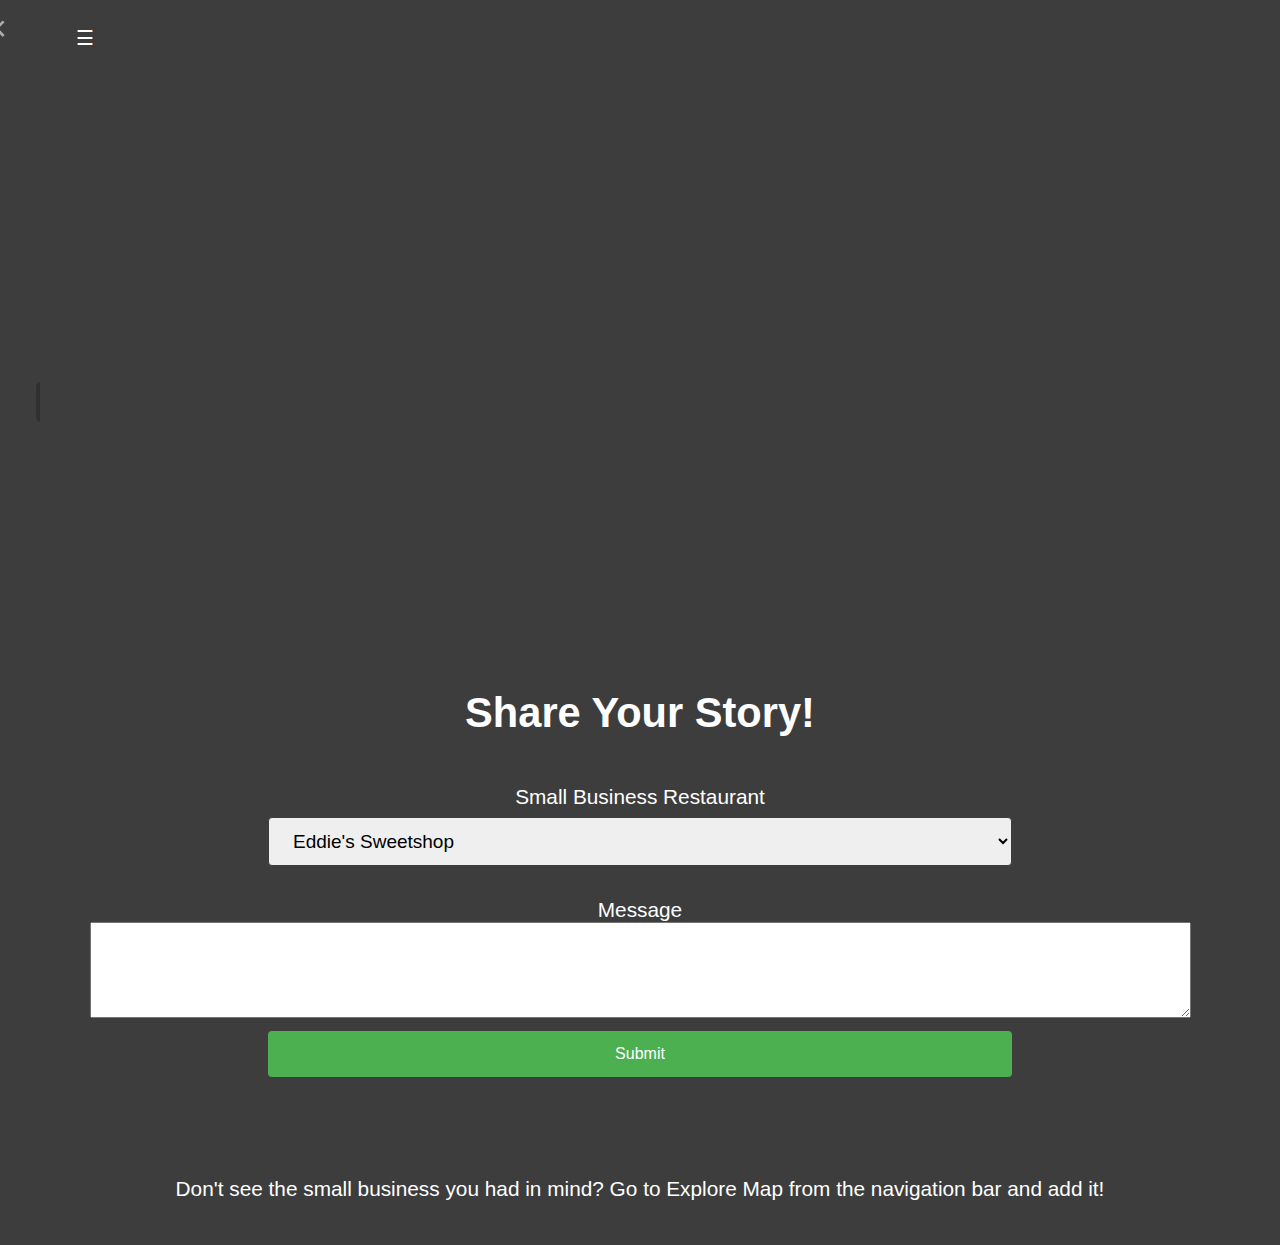
<file: index.html>
<!doctype html>

<html lang="en">
<head>
  <meta charset="utf-8">
  <meta name="google-signin-scope" content="profile email">
  <meta name="google-signin-client_id" content="138370122056-fpevjpa2bgg0vkptfedcr1ojpdnhmsh3.apps.googleusercontent.com">
  <script src="https://apis.google.com/js/platform.js" async defer></script>
  <script src="script.js"></script>

  <title>Stressed Strawberries</title>
  <meta name="description" content="We Are Stressed Strawberries">
  <meta name="author" content="Lord, Savior, and Harem leader Maxwell">

  <link rel="stylesheet" href="style.css">

</head>

<body id="body"> 
  <!--https://developers.google.com/identity/sign-in/web/sign-in-->
  <!--https://medium.com/@thomashellstrom/use-google-as-login-in-your-web-app-with-oauth2-352f6c7f10e6-->

    <div class="g-signin2" id="signin" data-onsuccess="onSignIn" data-theme="dark" style="display: none"></div>
  <div id="mySidebar" class="sidebar">
		<a href="javascript:void(0)" class="closebtn" onclick="closeNav()">&times;</a>
    <a href="index.html">Home</a>
    <a href="explore2.html">Explore Map</a>
    
		<a href="stories.html">Stories Database</a>
		<a href="#">About</a>
    <a href="login.html" onclick="signOut();" id="signout">Sign out</a>
    <div id="profileinfo"> </div>


	</div>

	<div id="main">
		<button class="openbtn" onclick="openNav()">&#9776; </button> 
    
    <iframe src="https://snazzymaps.com/embed/292648" width="100%" height="600px" style="border:none;"></iframe>

  <center><h1> Share Your Story! </h1></center>

  <div class="a">
    <center>
    <form action="/updatestories.py">

    <label for="restaurant">Small Business Restaurant</label> <br>
    <select id="restaurant" name="restaurant">
      <option value="0">Eddie's Sweetshop</option>
      <option value="1">Lillian's Pizzeria</option>
      <option value="2">Tea Time</option>
    </select>

    <!-- <label for="fname">Message</label> <br>
    <input type="text" id="textbox" name="firstname" placeholder="Your message.." > -->

    <br><br><label for="message">Message</label> <br>
    <textarea id="message" name="message" rows="6" cols="135"></textarea>
    <input type='text' id='name' name='name' style = 'display: none;' value=''>
    <input type='text' id='email' name='email' style = 'display: none;' value=''>
    <input type='text' id='pfp' name='pfp' style = 'display: none;' value=''>

    <input type="submit" value="Submit">
    </center>

  </form>
  </div>

  <br><br><br>

  <center> Don't see the small business you had in mind? Go to Explore Map from the navigation bar and add it! </center>
   <br>
  </div> 

</body>
</html>
</file>
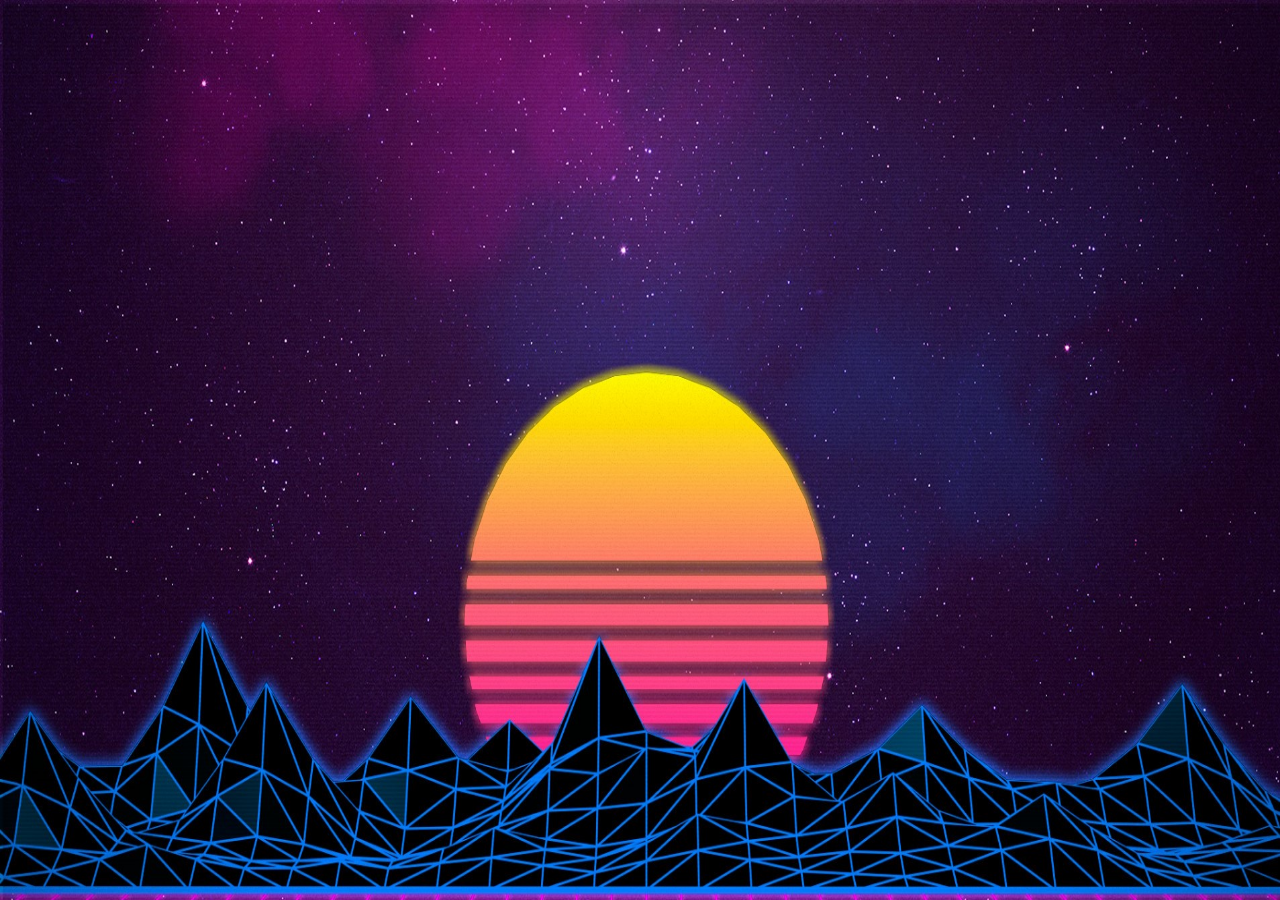
<file: login.html>
<html>

  <head>
    
  <meta name="google-signin-scope" content="profile email">
<meta name="viewport" content="width=device-width, initial-scale=1">
  <meta name="google-signin-client_id" content="138370122056-fpevjpa2bgg0vkptfedcr1ojpdnhmsh3.apps.googleusercontent.com">
  <script src="https://apis.google.com/js/platform.js" async defer></script>
  <link rel="stylesheet" href="login.css">

  </head>

  <body>
<!-- https://www.walpaperlist.com/2020/01/retro-neon-phone-wallpaper.html -->
    <img id="backgroundimg" src="resources/loginbg.jpg" alt="Jennifer is the boss">
    
    <div class="container" id="background">
    <div class="btn g-signin2 btn" id="signin" data-onsuccess="onSignIn" data-theme="dark"> </div>
    </div>

    <center>
    </center>

  </body>
  <script src="login.js"></script>

</html>
</file>
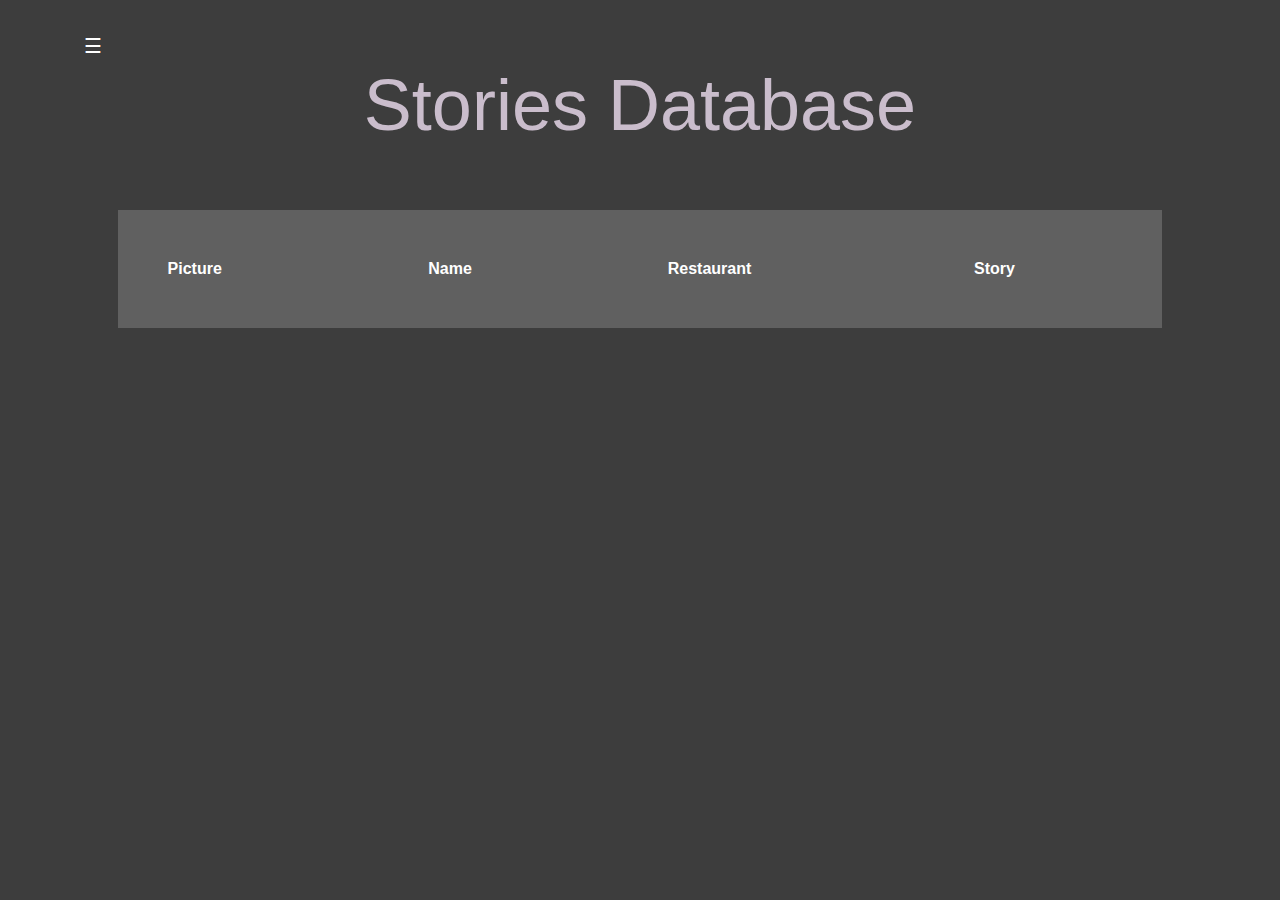
<file: stories.html>
<!DOCTYPE html>
<html>

<head>
	<meta charset="utf-8">
	<meta name="viewport" content="width=device-width">
	<title>Stories</title>
	<link href="stories.css" rel="stylesheet" type="text/css" />
    <script src="stories.js"></script>

  
</head>

<body>

  <div id="mySidebar" class="sidebar">
		<a href="javascript:void(0)" class="closebtn" onclick="closeNav()">&times;</a>
    <a href="index.html">Home</a>
    <a href="explore.py">Explore Map</a>
    
		<a href="stories.html">Stories Database</a>
		<a href="#">About</a>
    <a href="login.html" onclick="signOut();" id="signout">Sign out</a>
    <div id="profileinfo"> </div>
	</div>

  <div id="main">
  <button class="openbtn" onclick="openNav();">&#9776;</button> 


  <center>
		<div class="a">
	  Stories Database
    </div> 
  </center>


<br>
<br>
<br>

<center>
<table>
  <tr>
    <th>Picture</th> 
    <th>Name</th>
    <th>Restaurant</th>
    <th>Story</th>
  </tr>
  
  <!--row-->

</table>
</center>
</div>



</body>

</html>
</file>
<file: style.css>
body {
  font-family: 'Gill Sans', 'Gill Sans MT', Calibri, 'Trebuchet MS', sans-serif;
  margin: 0;
  padding: 0;
  background-color:  #3D3D3D;
  color: white;
  font-size: 130%;
}


/* The sidebar menu */
.sidebar {
  height: 100%; /* 100% Full-height */
  width: 0; /* 0 width - change this with JavaScript */
  position: fixed; /* Stay in place */
  z-index: 1; /* Stay on top */
  top: 0;
  left: 0;
  background-color: #3D3D3D; /* Black*/
  overflow-x: hidden; /* Disable horizontal scroll */
  padding-top: 70px; /* Place content 60px from the top */
  transition: 0.5s; /* 0.5 second transition effect to slide in the sidebar */
}

/* The sidebar links */
.sidebar a {
  padding: 8px 8px 8px 32px;
  text-decoration: none;
  font-size: 25px;
  color: #B1A8B2;
  display: block;
  transition: 0.3s;
}

/* When you mouse over the navigation links, change their color */
.sidebar a:hover {
  color: #FFE8D9;
}

/* Position and style the close button (top right corner) */
.sidebar .closebtn {
  position: absolute;
  top: 0;
  right: 25px;
  font-size: 36px;
  margin-left: 50px;
}

/* The button used to open the sidebar */
.openbtn {
  font-size: 20px;
  cursor: pointer;
  background-color: #3D3D3D;
  color: white;
  margin: 5px 5px 5px 50px;
  border: none;
}

.openbtn:hover {
  background-color: #B1A8B2;
}

/* Style page content - use this if you want to push the page content to the right when you open the side navigation */
#main {
  transition: margin-left .5s; /* If you want a transition effect */
  padding: 20px;
}

/* On smaller screens, where height is less than 450px, change the style of the sidenav (less padding and a smaller font size) */
@media screen and (max-height: 450px) {
  .sidebar {padding-top: 15px;}
  .sidebar a {font-size: 18px;}
}

#profileinfo {
  background-color: #303030;
  margin-left: 16px;
  margin-right: 16px;
  align: center;
}
#profileinfo a {
  /* padding: 8px 8px 8px 16px; */
  font-size: 19px;
}



input[type=text], select {
  font-size: 19px;
  width: 62%;
  padding: 12px 20px;
  margin: 8px 0;
  display: inline-block;
  border: 1px solid #3D3D3D;
  border-radius: 4px;
  box-sizing: border-box;
}

input[type=submit] {
  font-size: 16px;
  width: 62%;
  background-color: #4CAF50;
  color: white;
  padding: 14px 20px;
  margin: 8px 0;
  border: none;
  border-radius: 4px;
  cursor: pointer;
}

input[type=submit]:hover {
  background-color: #45a049;
}

div {
  border-radius: 5px;
  background-color: #3D3D3D;
  padding: 20px;
}
</file>
<file: login.css>
body {
  font-family: 'Gill Sans', 'Gill Sans MT', Calibri, 'Trebuchet MS', sans-serif;
  margin: 0;
  background-color:  #3D3D3D;
}

#background {
  position: absolute;
  left: 0;
  top: 0;
  width: 100vw;
  height: 100vh;
}

.container {
  position: absolute;
  width: 100%;
}

/* Make the image responsive */
#backgroundimg {
  position: absolute;
  left: 0;
  top: 0;
  z-index: -1;
  width: 100%;
  height: 100%;
}
.btn {
  position: absolute;
  top: 50%;
  left: 50%;
  transform: translate(-50%, -50%);
  -ms-transform: translate(-50%, -50%);
  /* background-color: #555; */
  /* color: white; */
  /* font-size: 16px; */
  /* padding: 12px 24px; */
  /* border: none; */
  /* cursor: pointer; */
  /* border-radius: 5px; */
  /* text-align: center; */
}
</file>
<file: stories.css>
body {
  color: #FFFFFF;
  background-color:  #3D3D3D;
  font-family: 'Gill Sans', 'Gill Sans MT', Calibri, 'Trebuchet MS', sans-serif;
}

div.a {
  font-size: 450%;
  color: rgb(202, 189, 204);
}


tr {  
  border: 10px solid #3D3D3D;
  text-align: left;
}


table {
  border-collapse: collapse;
  background-color:  #606060;
  width: 87%;
}

th, td {
  padding: 50px;
}

tr:hover {
  background-color:#3D3D3D;
  color: #F778FF;
  }




/* The sidebar menu */
.sidebar {
  height: 100%; /* 100% Full-height */
  width: 0; /* 0 width - change this with JavaScript */
  position: fixed; /* Stay in place */
  z-index: 1; /* Stay on top */
  top: 0;
  left: 0;
  background-color: #111; /* Black*/
  overflow-x: hidden; /* Disable horizontal scroll */
  padding-top: 60px; /* Place content 60px from the top */
  transition: 0.5s; /* 0.5 second transition effect to slide in the sidebar */
}

/* The sidebar links */
.sidebar a {
  padding: 8px 8px 8px 32px;
  text-decoration: none;
  font-size: 25px;
  color: #818181;
  display: block;
  transition: 0.3s;
}

/* When you mouse over the navigation links, change their color */
.sidebar a:hover {
  color: #f1f1f1;
}

/* Position and style the close button (top right corner) */
.sidebar .closebtn {
  position: absolute;
  top: 0;
  right: 25px;
  font-size: 36px;
  margin-left: 50px;
}

/* The button used to open the sidebar */
.openbtn {
  font-size: 20px;
  cursor: pointer;
  background-color: #3D3D3D;
  color: white;
  margin: 5px 5px 5px 50px;
  border: none;
}

.openbtn:hover {
  background-color: #444;
}

/* Style page content - use this if you want to push the page content to the right when you open the side navigation */
#main {
  transition: margin-left .5s; /* If you want a transition effect */
  padding: 20px;
}

/* On smaller screens, where height is less than 450px, change the style of the sidenav (less padding and a smaller font size) */
@media screen and (max-height: 450px) {
  .sidebar {padding-top: 15px;}
  .sidebar a {font-size: 18px;}
}
</file>
